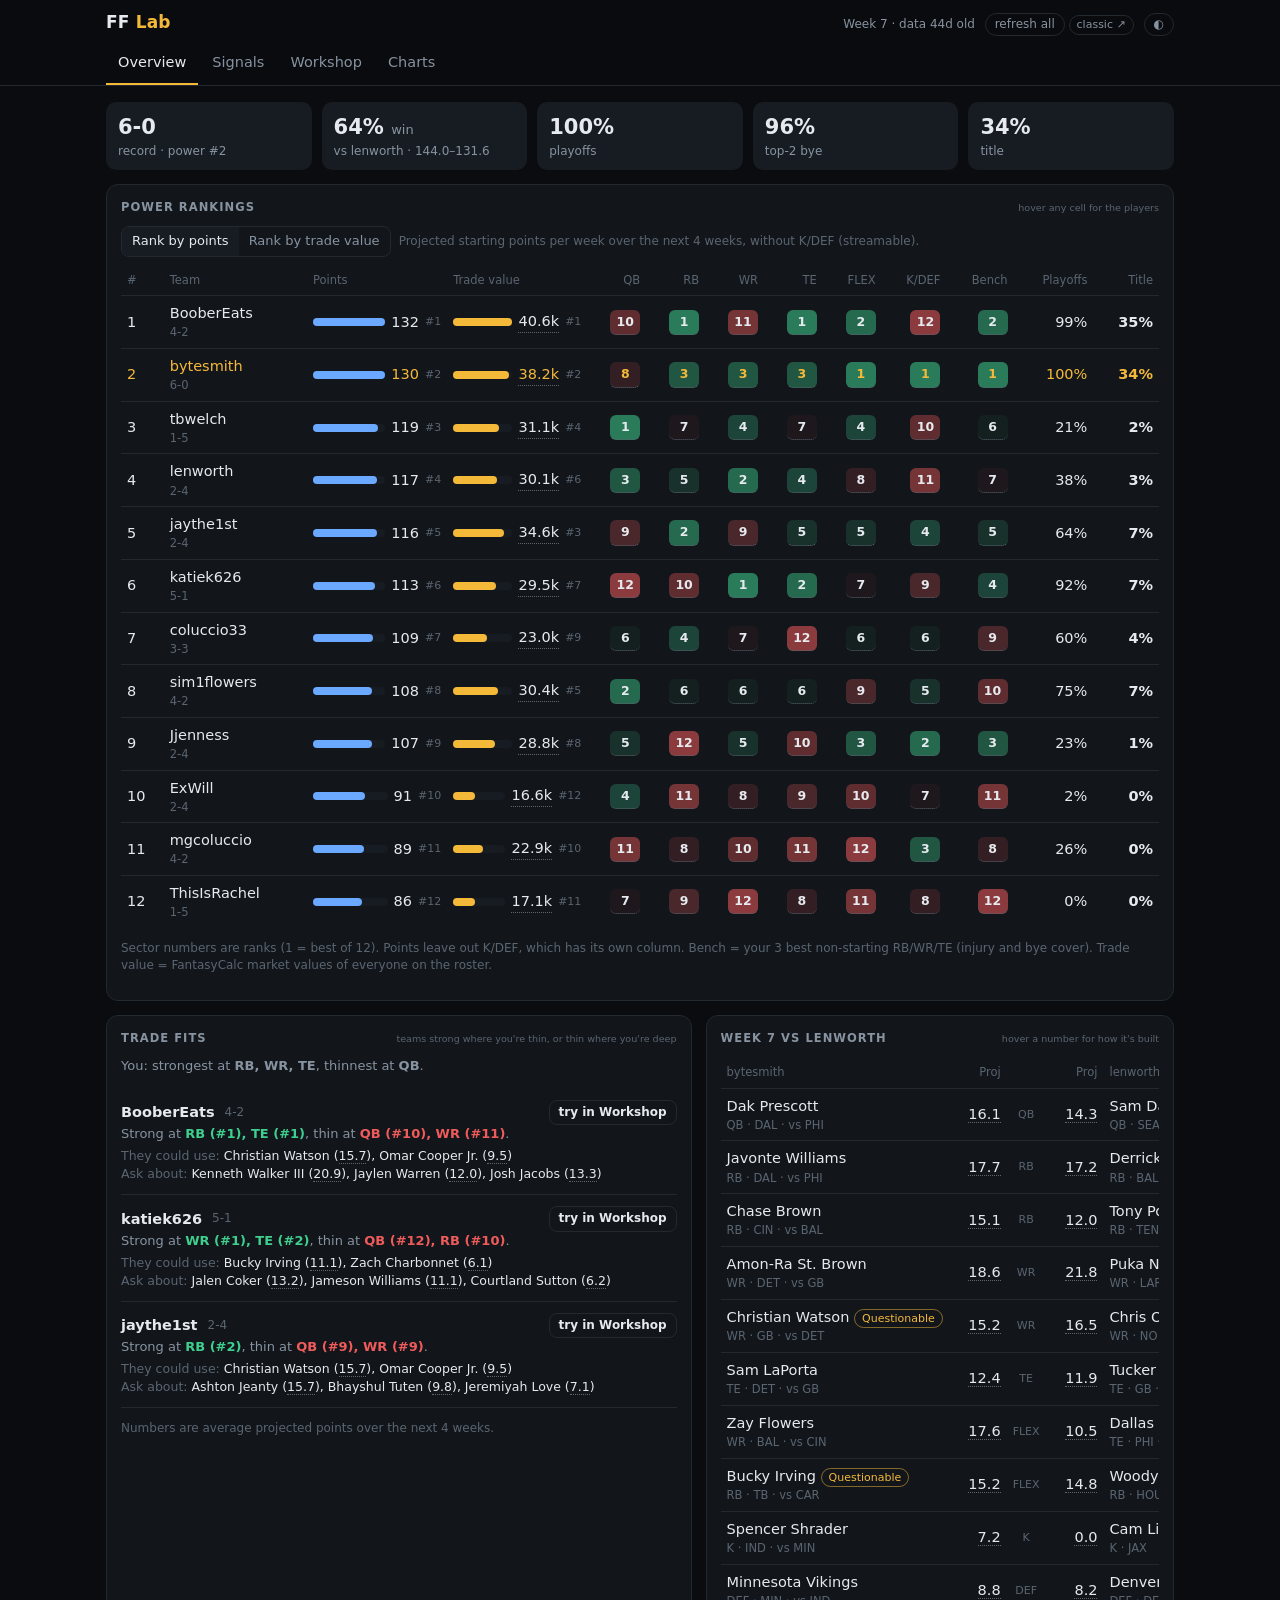
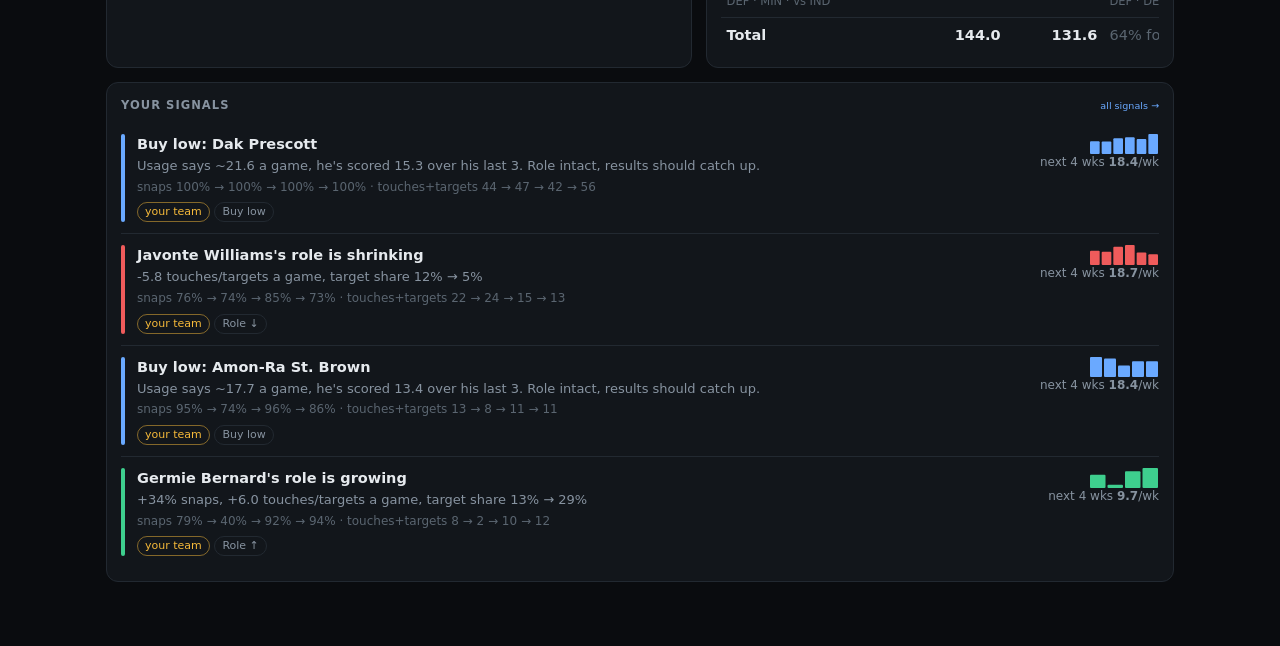
<file: index.html>
<!doctype html>
<html lang="en">
<head>
<meta charset="utf-8">
<meta name="viewport" content="width=device-width, initial-scale=1, viewport-fit=cover">
<meta name="theme-color" content="#0a0c0f">
<meta name="apple-mobile-web-app-capable" content="yes">
<title>FF Lab</title>
<link rel="stylesheet" href="css/app.css?v=1792654492">
<link rel="stylesheet" href="css/v2.css?v=1792654492">
</head>
<body>
<header class="top"><div class="top-in">
  <div class="brand">
    <h1>FF <b>Lab</b></h1>
    <span class="stamp"><span id="stamp-t">loading…</span>
      <button id="refresh-all" title="Rebuild everything from Sleeper, Vegas, ESPN and FantasyCalc">refresh all</button>
      <a class="pill" href="classic.html" title="Every tool from the earlier version">classic ↗</a>
      <button id="theme" title="toggle theme">◐</button></span>
  </div>
  <nav>
    <button data-tab="overview">Overview</button>
    <button data-tab="signals">Signals</button>
    <button data-tab="workshop">Workshop</button>
    <button data-tab="charts">Charts</button>
  </nav>
</div></header>
<main><div class="loading">loading league…</div></main>
<div id="tip" role="tooltip"></div>
<script type="module" src="js/v2.js?v=1792654492"></script>
</body>
</html>
</file>
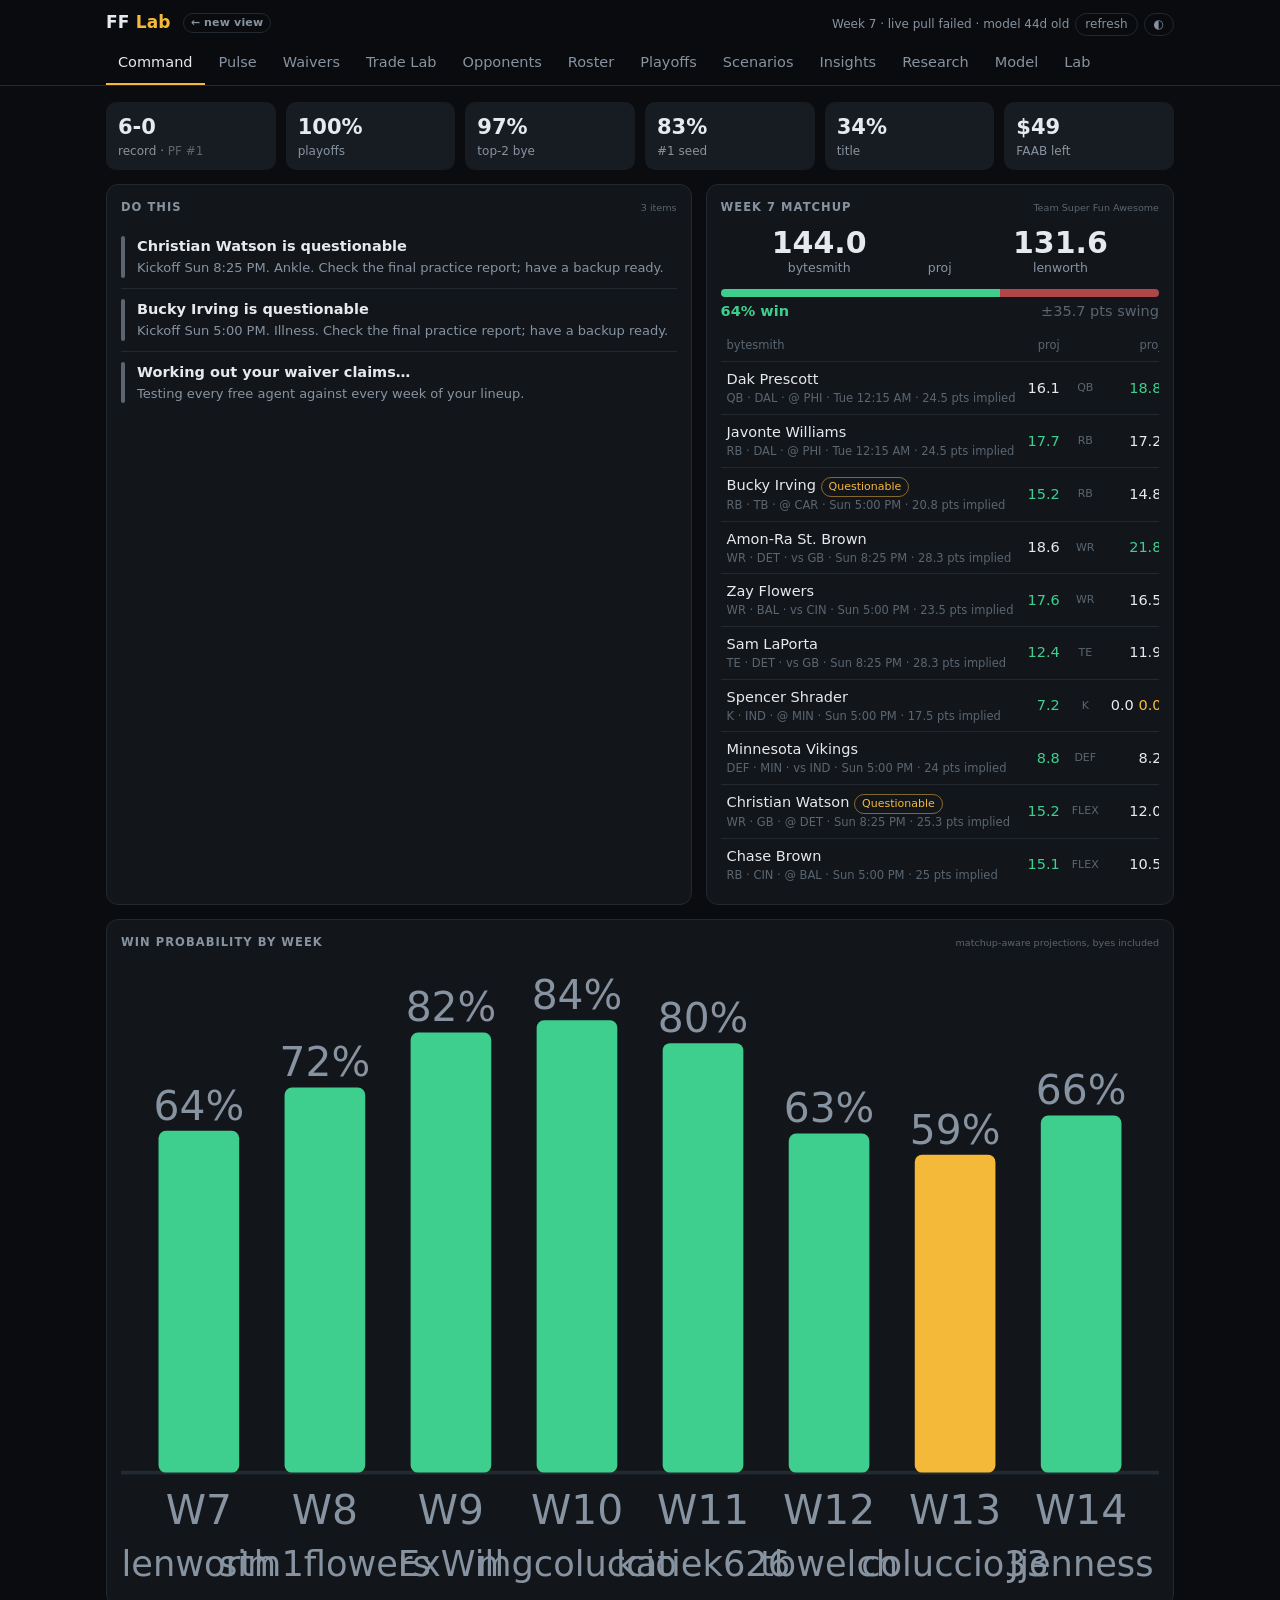
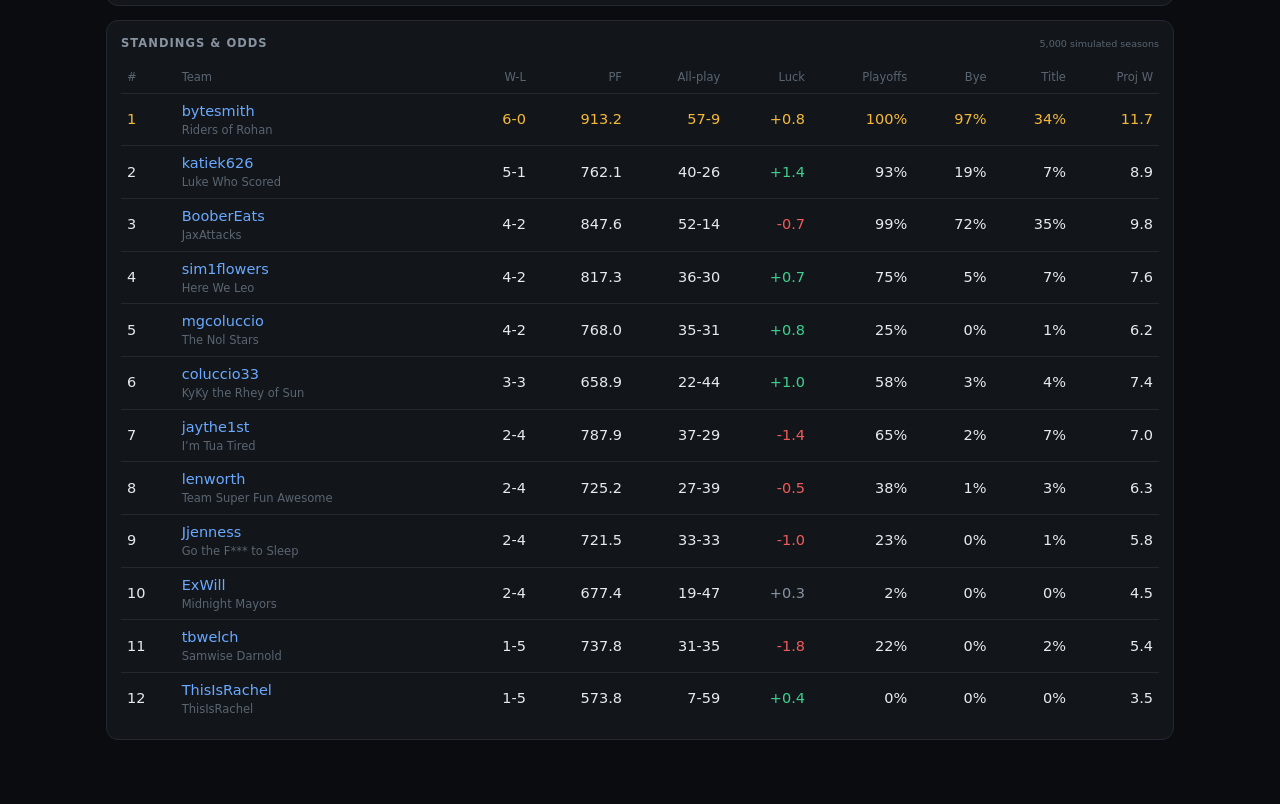
<file: classic.html>
<!doctype html>
<html lang="en">
<head>
<meta charset="utf-8">
<meta name="viewport" content="width=device-width, initial-scale=1, viewport-fit=cover">
<meta name="theme-color" content="#0a0c0f">
<meta name="apple-mobile-web-app-capable" content="yes">
<title>FF Lab · Classic</title>
<link rel="stylesheet" href="css/app.css?v=1792654492">
</head>
<body>
<header class="top"><div class="top-in">
  <div class="brand">
    <h1>FF <b>Lab</b> <a class="pill" href="index.html" style="font-size:11px;vertical-align:middle;margin-left:6px">← new view</a></h1>
    <span class="stamp"><span id="stamp-t">loading…</span><button id="refresh" title="pull live data again">refresh</button><button id="theme" title="toggle theme">◐</button></span>
  </div>
  <nav>
    <button data-tab="command">Command</button>
    <button data-tab="pulse">Pulse</button>
    <button data-tab="waivers">Waivers</button>
    <button data-tab="trade">Trade Lab</button>
    <button data-tab="opponents">Opponents</button>
    <button data-tab="roster">Roster</button>
    <button data-tab="playoffs">Playoffs</button>
    <button data-tab="scenarios">Scenarios</button>
    <button data-tab="insights">Insights</button>
    <button data-tab="research">Research</button>
    <button data-tab="model">Model</button>
    <button data-tab="lab">Lab</button>
  </nav>
</div></header>
<main><div class="loading">loading league…</div></main>
<script type="module" src="js/app.js?v=1792654492"></script>
</body>
</html>
</file>
<file: css/app.css>
:root {
  --bg: #0a0c0f; --panel: #12161b; --panel2: #171c22; --line: #222931; --text: #e6eaee;
  --dim: #8793a0; --faint: #5a6570;
  --act: #f5b93a; --good: #3ecf8e; --bad: #ef5b5b; --info: #6aa9ff;
  --radius: 12px;
}
:root[data-theme="light"] {
  --bg: #f4f5f7; --panel: #ffffff; --panel2: #f7f8fa; --line: #e3e6ea; --text: #15191e;
  --dim: #5d6873; --faint: #9aa4ae; --act: #c98a00; --good: #13985e; --bad: #d23d3d; --info: #2f6fd6;
}
* { box-sizing: border-box; }
html, body { margin: 0; background: var(--bg); color: var(--text); }
body { font: 14.5px/1.45 -apple-system, BlinkMacSystemFont, "Inter", system-ui, sans-serif;
       -webkit-font-smoothing: antialiased; }
a { color: var(--info); text-decoration: none; }
button { font: inherit; color: inherit; }
.num { font-variant-numeric: tabular-nums; }

/* shell */
.top { position: sticky; top: 0; z-index: 5; background: color-mix(in srgb, var(--bg) 88%, transparent);
       backdrop-filter: blur(10px); border-bottom: 1px solid var(--line); }
.top-in { max-width: 1100px; margin: 0 auto; padding: 10px 16px 0; }
.brand { display: flex; align-items: baseline; gap: 10px; justify-content: space-between; }
.brand h1 { font-size: 17px; margin: 0; letter-spacing: .01em; }
.brand h1 b { color: var(--act); }
.stamp { color: var(--dim); font-size: 12px; }
.stamp button { background: none; border: 1px solid var(--line); border-radius: 999px; padding: 2px 9px; margin-left: 6px; cursor: pointer; color: var(--dim); }
nav { display: flex; gap: 2px; overflow-x: auto; scrollbar-width: none; margin-top: 8px; }
nav::-webkit-scrollbar { display: none; }
nav button { background: none; border: 0; padding: 8px 12px 10px; color: var(--dim); cursor: pointer;
             border-bottom: 2px solid transparent; white-space: nowrap; font-weight: 500; }
nav button.on { color: var(--text); border-bottom-color: var(--act); }
main { max-width: 1100px; margin: 0 auto; padding: 16px 16px 64px; }

/* blocks */
.grid { display: grid; gap: 14px; }
@media (min-width: 900px) { .grid.two { grid-template-columns: 1.25fr 1fr; } .grid.half { grid-template-columns: 1fr 1fr; } }
.card { background: var(--panel); border: 1px solid var(--line); border-radius: var(--radius); padding: 14px; min-width: 0; }
.card h2 { font-size: 11.5px; text-transform: uppercase; letter-spacing: .09em; color: var(--dim); margin: 0 0 10px; font-weight: 600;
           display: flex; justify-content: space-between; align-items: baseline; gap: 8px; }
.card h2 small { text-transform: none; letter-spacing: 0; font-weight: 400; color: var(--faint); }
.muted { color: var(--dim); } .faint { color: var(--faint); }
.good { color: var(--good); } .bad { color: var(--bad); } .act { color: var(--act); }
.pill { display: inline-block; font-size: 11px; padding: 1px 7px; border-radius: 999px; border: 1px solid var(--line); color: var(--dim); white-space: nowrap; }
.pill.bad { border-color: color-mix(in srgb, var(--bad) 50%, transparent); color: var(--bad); }
.pill.act { border-color: color-mix(in srgb, var(--act) 50%, transparent); color: var(--act); }
.pill.good { border-color: color-mix(in srgb, var(--good) 50%, transparent); color: var(--good); }
.scroll { overflow-x: auto; }
.row { display: flex; gap: 10px; align-items: center; }
.sp { flex: 1; }

/* tables */
table { width: 100%; border-collapse: collapse; font-variant-numeric: tabular-nums; }
th, td { padding: 7px 6px; border-bottom: 1px solid var(--line); text-align: right; white-space: nowrap; }
th { color: var(--faint); font-weight: 500; font-size: 11.5px; }
th.l, td.l { text-align: left; }
tr.me td { color: var(--act); }
tr:last-child td { border-bottom: 0; }
td .sub { display: block; color: var(--faint); font-size: 11.5px; }

/* actions */
.action { display: grid; grid-template-columns: 4px 1fr; gap: 12px; padding: 10px 0; border-bottom: 1px solid var(--line); }
.action:last-child { border-bottom: 0; }
.action i { border-radius: 4px; background: var(--faint); }
.action.hi i { background: var(--act); } .action.warn i { background: var(--bad); } .action.ok i { background: var(--good); }
.action b { display: block; font-weight: 600; }
.action p { margin: 2px 0 0; color: var(--dim); font-size: 13px; }

/* matchup */
.vs { display: grid; grid-template-columns: 1fr auto 1fr; gap: 10px; align-items: end; text-align: center; }
.vs .big { font-size: 30px; font-weight: 700; font-variant-numeric: tabular-nums; line-height: 1.1; }
.vs .who { color: var(--dim); font-size: 12.5px; }
.bar { height: 8px; border-radius: 99px; background: var(--panel2); overflow: hidden; display: flex; margin: 12px 0 4px; }
.bar span { display: block; height: 100%; }
.slots td:nth-child(3) { color: var(--faint); font-size: 11px; text-align: center; }

/* player cell */
.pl { display: flex; flex-direction: column; }
.pl .n { font-weight: 500; }
.pl .m { color: var(--faint); font-size: 11.5px; }

/* forms */
select, input[type=search], input[type=text] { background: var(--panel2); color: var(--text); border: 1px solid var(--line);
  border-radius: 8px; padding: 7px 9px; font: inherit; max-width: 100%; }
.chips { display: flex; flex-wrap: wrap; gap: 6px; margin: 8px 0; min-height: 30px; }
.chip { background: var(--panel2); border: 1px solid var(--line); border-radius: 999px; padding: 3px 4px 3px 10px; font-size: 13px; display: inline-flex; gap: 6px; align-items: center; }
.chip button { background: none; border: 0; cursor: pointer; color: var(--faint); padding: 0 4px; }
.btn { background: var(--act); color: #111; border: 0; border-radius: 8px; padding: 8px 14px; font-weight: 600; cursor: pointer; }
.btn:disabled { opacity: .4; cursor: default; }
.btn.ghost { background: none; color: var(--text); border: 1px solid var(--line); }
.seg { display: inline-flex; border: 1px solid var(--line); border-radius: 8px; overflow: hidden; }
.seg button { background: none; border: 0; padding: 5px 10px; cursor: pointer; color: var(--dim); font-size: 13px; }
.seg button.on { background: var(--panel2); color: var(--text); }

/* stats */
.kpis { display: grid; grid-template-columns: repeat(auto-fit, minmax(120px, 1fr)); gap: 10px; }
.kpi { background: var(--panel2); border-radius: 10px; padding: 10px 12px; }
.kpi .v { font-size: 21px; font-weight: 700; font-variant-numeric: tabular-nums; }
.kpi .k { color: var(--dim); font-size: 12px; }
.kpi .d { font-size: 12px; }

/* heat */
.heat td.h { font-weight: 500; }

/* feed */
.feed-item { padding: 9px 0; border-bottom: 1px solid var(--line); display: grid; grid-template-columns: 70px 1fr; gap: 10px; }
.feed-item:last-child { border-bottom: 0; }
.feed-item time { color: var(--faint); font-size: 12px; }

/* reports */
.report { max-width: 760px; }
.report h1 { font-size: 22px; margin: 0 0 4px; }
.report h2 { font-size: 16px; margin: 22px 0 8px; text-transform: none; letter-spacing: 0; color: var(--text); }
.report p, .report li { color: color-mix(in srgb, var(--text) 88%, var(--dim)); }
.report table { margin: 10px 0; }
.report code { background: var(--panel2); padding: 1px 5px; border-radius: 5px; }
.report blockquote { margin: 10px 0; padding: 8px 12px; border-left: 3px solid var(--act); background: var(--panel2); border-radius: 0 8px 8px 0; }
.list-item { padding: 10px 0; border-bottom: 1px solid var(--line); cursor: pointer; }
.list-item:last-child { border-bottom: 0; }

/* charts */
svg.chart { width: 100%; height: auto; display: block; overflow: visible; }
svg.chart text { fill: var(--dim); font-size: 11px; font-family: inherit; }
svg.chart .axis { stroke: var(--line); }
.legend { display: flex; gap: 14px; font-size: 12px; color: var(--dim); margin-top: 6px; flex-wrap: wrap; }
.legend span::before { content: ""; display: inline-block; width: 10px; height: 3px; border-radius: 2px; background: var(--c); margin-right: 6px; vertical-align: middle; }
.spark { vertical-align: middle; }

.empty { color: var(--faint); padding: 18px 0; text-align: center; }
.loading { padding: 40px; text-align: center; color: var(--dim); }
.report th:first-child, .report td:first-child { text-align: left; }
.report table { display: block; overflow-x: auto; }
</file>
<file: css/v2.css>
/* v2: Overview / Signals / Workshop */
#tip { position: fixed; z-index: 50; pointer-events: none; display: none; max-width: 300px; background: var(--panel); color: var(--text);
  border: 1px solid var(--line); border-radius: 10px; padding: 9px 11px; font-size: 12.5px; box-shadow: 0 8px 30px rgba(0,0,0,.35); }
#tip table td { padding: 2px 4px; border: 0; }
[data-tip] { cursor: help; border-bottom: 1px dotted var(--faint); }
.rankcell { display: inline-block; min-width: 30px; padding: 3px 6px; border-radius: 6px; font-weight: 600; font-size: 12.5px; text-align: center; }
.chips2 { display: flex; flex-wrap: wrap; gap: 6px; margin-bottom: 10px; }
.chips2 button { background: var(--panel2); border: 1px solid var(--line); border-radius: 999px; padding: 4px 11px; font-size: 12.5px; cursor: pointer; color: var(--dim); }
.chips2 button.on { color: var(--text); border-color: var(--act); }
.sig { display: grid; grid-template-columns: 4px 1fr auto; gap: 12px; padding: 11px 0; border-bottom: 1px solid var(--line); }
.sig:last-child { border-bottom: 0; }
.sig i { border-radius: 4px; }
.sig .t { font-weight: 600; }
.sig .d { color: var(--dim); font-size: 13px; margin-top: 2px; }
.sig .e { color: var(--faint); font-size: 12px; margin-top: 3px; }
.sig .side { text-align: right; font-size: 12px; color: var(--dim); white-space: nowrap; }
.fit { padding: 11px 0; border-bottom: 1px solid var(--line); }
.fit:last-child { border-bottom: 0; }
.move { display: flex; gap: 8px; align-items: center; padding: 8px 10px; border: 1px solid var(--line); border-radius: 10px; margin-bottom: 6px; background: var(--panel2); font-size: 13px; }
.move b { font-weight: 600; }
.move button { margin-left: auto; background: none; border: 0; color: var(--faint); cursor: pointer; font-size: 15px; }
.ws-tabs { display: flex; gap: 6px; flex-wrap: wrap; margin-bottom: 10px; }
.ws-tabs button { background: var(--panel2); border: 1px solid var(--line); border-radius: 8px; padding: 5px 10px; cursor: pointer; color: var(--dim); font-size: 13px; }
.ws-tabs button.on { color: var(--text); border-color: var(--act); }
.delta-up { color: var(--good); } .delta-down { color: var(--bad); }
.kpi .v small { font-size: 13px; font-weight: 500; color: var(--dim); }
</file>
